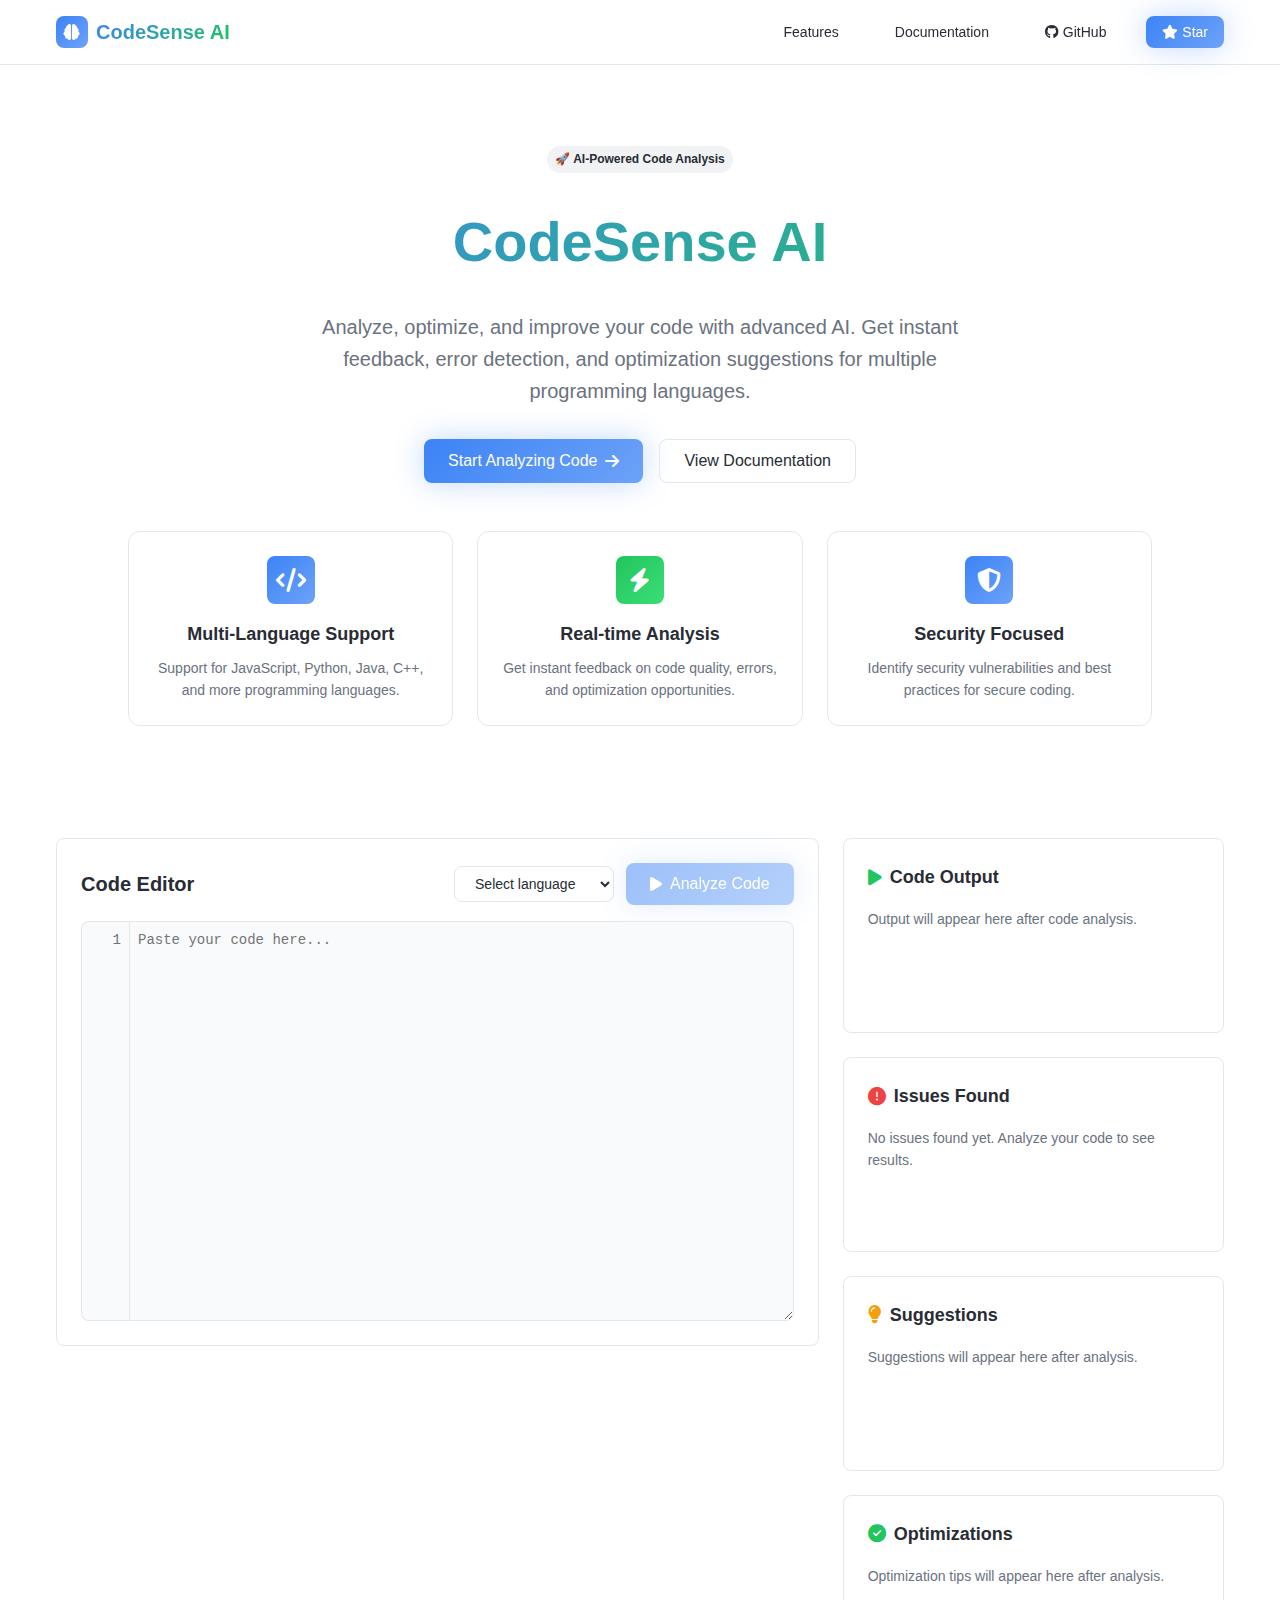
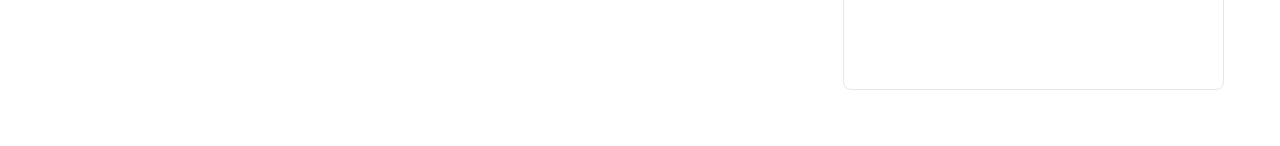
<file: templates/index_old.html>
<!DOCTYPE html>
<html lang="en">
<head>
    <meta charset="UTF-8">
    <meta name="viewport" content="width=device-width, initial-scale=1.0">
    <title>CodeSense AI - AI-Powered Code Analysis</title>
    <link rel="stylesheet" href="/static/css/style.css">
    <link rel="stylesheet" href="https://cdnjs.cloudflare.com/ajax/libs/font-awesome/6.4.0/css/all.min.css">
</head>
<body>
    <!-- Header -->
    <header class="header">
        <div class="container">
            <div class="header-content">
                <div class="logo">
                    <div class="logo-icon">
                        <i class="fas fa-brain"></i>
                    </div>
                    <span class="logo-text">CodeSense AI</span>
                </div>
                
                <nav class="nav">
                    <button class="nav-btn">Features</button>
                    <button class="nav-btn">Documentation</button>
                    <button class="nav-btn">
                        <i class="fab fa-github"></i> GitHub
                    </button>
                    <button class="nav-btn primary">
                        <i class="fas fa-star"></i> Star
                    </button>
                </nav>
            </div>
        </div>
    </header>

    <!-- Hero Section -->
    <section class="hero">
        <div class="container">
            <div class="hero-content">
                <div class="badge">🚀 AI-Powered Code Analysis</div>
                
                <h1 class="hero-title">CodeSense AI</h1>
                
                <p class="hero-description">
                    Analyze, optimize, and improve your code with advanced AI. 
                    Get instant feedback, error detection, and optimization suggestions 
                    for multiple programming languages.
                </p>
                
                <div class="hero-buttons">
                    <button class="btn btn-primary" onclick="document.getElementById('code-editor').scrollIntoView({behavior: 'smooth'})">
                        Start Analyzing Code
                        <i class="fas fa-arrow-right"></i>
                    </button>
                    <button class="btn btn-outline">View Documentation</button>
                </div>
                
                <div class="features-grid">
                    <div class="feature-card">
                        <div class="feature-icon">
                            <i class="fas fa-code"></i>
                        </div>
                        <h3>Multi-Language Support</h3>
                        <p>Support for JavaScript, Python, Java, C++, and more programming languages.</p>
                    </div>
                    
                    <div class="feature-card">
                        <div class="feature-icon accent">
                            <i class="fas fa-bolt"></i>
                        </div>
                        <h3>Real-time Analysis</h3>
                        <p>Get instant feedback on code quality, errors, and optimization opportunities.</p>
                    </div>
                    
                    <div class="feature-card">
                        <div class="feature-icon">
                            <i class="fas fa-shield-alt"></i>
                        </div>
                        <h3>Security Focused</h3>
                        <p>Identify security vulnerabilities and best practices for secure coding.</p>
                    </div>
                </div>
            </div>
        </div>
    </section>

    <!-- Code Editor Section -->
    <section id="code-editor" class="editor-section">
        <div class="container">
            <div class="editor-grid">
                <!-- Editor Panel -->
                <div class="editor-panel">
                    <div class="card">
                        <div class="card-header">
                            <h2>Code Editor</h2>
                            <div class="editor-controls">
                                <select id="language-select" class="select">
                                    <option value="">Select language</option>
                                    <option value="javascript">JavaScript</option>
                                    <option value="python">Python</option>
                                    <option value="java">Java</option>
                                    <option value="cpp">C++</option>
                                    <option value="csharp">C#</option>
                                    <option value="typescript">TypeScript</option>
                                    <option value="go">Go</option>
                                    <option value="rust">Rust</option>
                                </select>
                                <button id="analyze-btn" class="btn btn-primary" disabled>
                                    <i class="fas fa-play"></i>
                                    <span>Analyze Code</span>
                                </button>
                            </div>
                        </div>
                        
                        <div class="editor-wrapper">
                            <div class="line-numbers" id="line-numbers"></div>
                            <textarea 
                                id="code-input" 
                                class="code-textarea"
                                placeholder="Paste your code here..."
                            ></textarea>
                        </div>
                    </div>
                </div>

                <!-- Analysis Panel -->
                <div class="analysis-panel">
                    <!-- Code Output -->
                    <div class="card">
                        <h3 class="card-title">
                            <i class="fas fa-play text-success"></i>
                            Code Output
                        </h3>
                        <div id="output-content" class="output-content">
                            <p class="placeholder">Output will appear here after code analysis.</p>
                        </div>
                    </div>

                    <!-- Errors & Warnings -->
                    <div class="card">
                        <h3 class="card-title">
                            <i class="fas fa-exclamation-circle text-danger"></i>
                            Issues Found
                            <span id="error-count" class="badge badge-danger" style="display: none;">0</span>
                        </h3>
                        <div id="errors-content" class="errors-content">
                            <p class="placeholder">No issues found yet. Analyze your code to see results.</p>
                        </div>
                    </div>

                    <!-- Suggestions -->
                    <div class="card">
                        <h3 class="card-title">
                            <i class="fas fa-lightbulb text-warning"></i>
                            Suggestions
                        </h3>
                        <div id="suggestions-content" class="suggestions-content">
                            <p class="placeholder">Suggestions will appear here after analysis.</p>
                        </div>
                    </div>

                    <!-- Optimizations -->
                    <div class="card">
                        <h3 class="card-title">
                            <i class="fas fa-check-circle text-success"></i>
                            Optimizations
                        </h3>
                        <div id="optimizations-content" class="optimizations-content">
                            <p class="placeholder">Optimization tips will appear here after analysis.</p>
                        </div>
                    </div>
                </div>
            </div>
        </div>
    </section>

    <!-- Toast Notification -->
    <div id="toast" class="toast"></div>

    <script src="/static/js/app.js"></script>
</body>
</html>
</file>
<file: static/css/style.css>
/* CodeSense AI Design System - CSS Variables */
:root {
    /* Colors */
    --background: hsl(0, 0%, 100%);
    --foreground: hsl(220, 13%, 18%);
    --card: hsl(0, 0%, 100%);
    --card-foreground: hsl(220, 13%, 18%);
    --primary: hsl(217, 91%, 60%);
    --primary-foreground: hsl(0, 0%, 100%);
    --primary-glow: hsl(217, 91%, 70%);
    --secondary: hsl(220, 13%, 95%);
    --secondary-foreground: hsl(220, 13%, 18%);
    --muted: hsl(220, 13%, 95%);
    --muted-foreground: hsl(220, 9%, 46%);
    --accent: hsl(142, 71%, 45%);
    --accent-foreground: hsl(0, 0%, 100%);
    --destructive: hsl(0, 84%, 60%);
    --destructive-foreground: hsl(0, 0%, 100%);
    --warning: hsl(38, 92%, 50%);
    --warning-foreground: hsl(0, 0%, 100%);
    --success: hsl(142, 71%, 45%);
    --success-foreground: hsl(0, 0%, 100%);
    --border: hsl(220, 13%, 91%);
    --input: hsl(220, 13%, 91%);
    --ring: hsl(217, 91%, 60%);
    --editor-bg: hsl(220, 13%, 98%);
    --editor-border: hsl(220, 13%, 91%);
    --line-numbers: hsl(220, 9%, 46%);
    --radius: 0.5rem;
}

* {
    margin: 0;
    padding: 0;
    box-sizing: border-box;
}

body {
    font-family: -apple-system, BlinkMacSystemFont, 'Segoe UI', 'Roboto', 'Oxygen', 'Ubuntu', 'Cantarell', sans-serif;
    background-color: var(--background);
    color: var(--foreground);
    line-height: 1.6;
}

.container {
    max-width: 1200px;
    margin: 0 auto;
    padding: 0 1rem;
}

/* Header */
.header {
    border-bottom: 1px solid var(--border);
    background: rgba(255, 255, 255, 0.95);
    backdrop-filter: blur(10px);
    position: sticky;
    top: 0;
    z-index: 50;
}

.header-content {
    display: flex;
    align-items: center;
    justify-content: space-between;
    height: 4rem;
}

.logo {
    display: flex;
    align-items: center;
    gap: 0.5rem;
}

.logo-icon {
    width: 2rem;
    height: 2rem;
    background: linear-gradient(135deg, var(--primary), var(--primary-glow));
    border-radius: var(--radius);
    display: flex;
    align-items: center;
    justify-content: center;
    color: var(--primary-foreground);
}

.logo-text {
    font-size: 1.25rem;
    font-weight: bold;
    background: linear-gradient(135deg, var(--primary), var(--accent));
    -webkit-background-clip: text;
    -webkit-text-fill-color: transparent;
    background-clip: text;
}

.nav {
    display: flex;
    align-items: center;
    gap: 1.5rem;
}

.nav-btn {
    background: none;
    border: none;
    padding: 0.5rem 1rem;
    cursor: pointer;
    color: var(--foreground);
    font-size: 0.875rem;
    border-radius: var(--radius);
    transition: background 0.2s;
}

.nav-btn:hover {
    background: var(--muted);
}

.nav-btn.primary {
    background: linear-gradient(135deg, var(--primary), var(--primary-glow));
    color: var(--primary-foreground);
    box-shadow: 0 0 30px rgba(59, 130, 246, 0.3);
}

/* Hero Section */
.hero {
    padding: 5rem 1rem;
    text-align: center;
}

.hero-content {
    max-width: 1200px;
    margin: 0 auto;
}

.badge {
    display: inline-block;
    padding: 0.5rem 1rem;
    background: var(--secondary);
    color: var(--secondary-foreground);
    border-radius: 9999px;
    font-size: 0.875rem;
    margin-bottom: 1.5rem;
}

.hero-title {
    font-size: 3.5rem;
    font-weight: bold;
    margin-bottom: 1.5rem;
    background: linear-gradient(135deg, var(--primary), var(--accent));
    -webkit-background-clip: text;
    -webkit-text-fill-color: transparent;
    background-clip: text;
}

.hero-description {
    font-size: 1.25rem;
    color: var(--muted-foreground);
    margin-bottom: 2rem;
    max-width: 42rem;
    margin-left: auto;
    margin-right: auto;
}

.hero-buttons {
    display: flex;
    gap: 1rem;
    justify-content: center;
    margin-bottom: 3rem;
    flex-wrap: wrap;
}

.btn {
    padding: 0.75rem 1.5rem;
    border-radius: var(--radius);
    font-size: 1rem;
    font-weight: 500;
    cursor: pointer;
    border: none;
    display: inline-flex;
    align-items: center;
    gap: 0.5rem;
    transition: all 0.2s;
}

.btn-primary {
    background: linear-gradient(135deg, var(--primary), var(--primary-glow));
    color: var(--primary-foreground);
    box-shadow: 0 0 30px rgba(59, 130, 246, 0.3);
}

.btn-primary:hover:not(:disabled) {
    transform: translateY(-2px);
    box-shadow: 0 0 40px rgba(59, 130, 246, 0.4);
}

.btn-outline {
    background: transparent;
    color: var(--foreground);
    border: 1px solid var(--border);
}

.btn-outline:hover {
    background: var(--muted);
}

.btn:disabled {
    opacity: 0.5;
    cursor: not-allowed;
}

.features-grid {
    display: grid;
    grid-template-columns: repeat(auto-fit, minmax(250px, 1fr));
    gap: 1.5rem;
    max-width: 64rem;
    margin: 0 auto;
}

.feature-card {
    padding: 1.5rem;
    border-radius: 0.75rem;
    background: var(--card);
    border: 1px solid var(--border);
    text-align: center;
}

.feature-icon {
    width: 3rem;
    height: 3rem;
    background: linear-gradient(135deg, var(--primary), var(--primary-glow));
    border-radius: var(--radius);
    display: flex;
    align-items: center;
    justify-content: center;
    margin: 0 auto 1rem;
    color: var(--primary-foreground);
    font-size: 1.5rem;
}

.feature-icon.accent {
    background: linear-gradient(135deg, var(--accent), hsl(142, 71%, 55%));
}

.feature-card h3 {
    font-size: 1.125rem;
    font-weight: 600;
    margin-bottom: 0.5rem;
}

.feature-card p {
    font-size: 0.875rem;
    color: var(--muted-foreground);
}

/* Editor Section */
.editor-section {
    padding: 2rem 1rem;
}

.editor-grid {
    display: grid;
    grid-template-columns: 1fr;
    gap: 1.5rem;
}

@media (min-width: 1024px) {
    .editor-grid {
        grid-template-columns: 2fr 1fr;
    }
}

.card {
    background: var(--card);
    border: 1px solid var(--border);
    border-radius: var(--radius);
    padding: 1.5rem;
    margin-bottom: 1.5rem;
}

.card-header {
    display: flex;
    align-items: center;
    justify-content: space-between;
    margin-bottom: 1rem;
    flex-wrap: wrap;
    gap: 1rem;
}

.card-header h2 {
    font-size: 1.25rem;
    font-weight: 600;
}

.editor-controls {
    display: flex;
    align-items: center;
    gap: 0.75rem;
}

.select {
    padding: 0.5rem 1rem;
    border: 1px solid var(--input);
    border-radius: var(--radius);
    background: var(--background);
    color: var(--foreground);
    font-size: 0.875rem;
    cursor: pointer;
    width: 10rem;
}

.editor-wrapper {
    position: relative;
    display: flex;
}

.line-numbers {
    padding: 0.5rem;
    background: var(--editor-bg);
    border: 1px solid var(--editor-border);
    border-right: none;
    border-radius: var(--radius) 0 0 var(--radius);
    color: var(--line-numbers);
    font-family: 'Courier New', monospace;
    font-size: 0.875rem;
    line-height: 1.5;
    min-width: 3rem;
    text-align: right;
    user-select: none;
}

.code-textarea {
    flex: 1;
    min-height: 400px;
    padding: 0.5rem;
    font-family: 'Courier New', monospace;
    font-size: 0.875rem;
    background: var(--editor-bg);
    border: 1px solid var(--editor-border);
    border-radius: 0 var(--radius) var(--radius) 0;
    color: var(--foreground);
    resize: vertical;
    line-height: 1.5;
}

.code-textarea:focus {
    outline: none;
    border-color: var(--ring);
}

.card-title {
    font-size: 1.125rem;
    font-weight: 600;
    margin-bottom: 1rem;
    display: flex;
    align-items: center;
    gap: 0.5rem;
}

.badge {
    padding: 0.25rem 0.5rem;
    border-radius: 9999px;
    font-size: 0.75rem;
    font-weight: 600;
}

.badge-danger {
    background: var(--destructive);
    color: var(--destructive-foreground);
}

.output-content,
.errors-content,
.suggestions-content,
.optimizations-content {
    min-height: 100px;
}

.output-content pre {
    background: var(--editor-bg);
    border: 1px solid var(--editor-border);
    border-radius: var(--radius);
    padding: 1rem;
    font-size: 0.875rem;
    font-family: 'Courier New', monospace;
    white-space: pre-wrap;
    word-wrap: break-word;
}

.placeholder {
    color: var(--muted-foreground);
    font-size: 0.875rem;
}

.error-item {
    display: flex;
    align-items: start;
    gap: 0.75rem;
    padding: 0.75rem;
    border-radius: var(--radius);
    background: rgba(239, 68, 68, 0.1);
    border-left: 4px solid var(--destructive);
    margin-bottom: 0.75rem;
}

.suggestion-item,
.optimization-item {
    padding: 0.75rem;
    border-radius: var(--radius);
    margin-bottom: 0.75rem;
    font-size: 0.875rem;
}

.suggestion-item {
    background: rgba(251, 191, 36, 0.1);
    border: 1px solid rgba(251, 191, 36, 0.2);
}

.optimization-item {
    background: rgba(34, 197, 94, 0.1);
    border: 1px solid rgba(34, 197, 94, 0.2);
}

.text-success {
    color: var(--success);
}

.text-danger {
    color: var(--destructive);
}

.text-warning {
    color: var(--warning);
}

/* Toast */
.toast {
    position: fixed;
    bottom: 2rem;
    right: 2rem;
    padding: 1rem 1.5rem;
    background: var(--card);
    border: 1px solid var(--border);
    border-radius: var(--radius);
    box-shadow: 0 20px 25px -5px rgba(0, 0, 0, 0.1);
    display: none;
    z-index: 1000;
}

.toast.show {
    display: block;
    animation: slideIn 0.3s ease-out;
}

@keyframes slideIn {
    from {
        transform: translateX(100%);
        opacity: 0;
    }
    to {
        transform: translateX(0);
        opacity: 1;
    }
}

/* Loading Spinner */
.spinner {
    display: inline-block;
    width: 1rem;
    height: 1rem;
    border: 2px solid rgba(255, 255, 255, 0.3);
    border-radius: 50%;
    border-top-color: white;
    animation: spin 0.6s linear infinite;
}

@keyframes spin {
    to { transform: rotate(360deg); }
}
</file>
